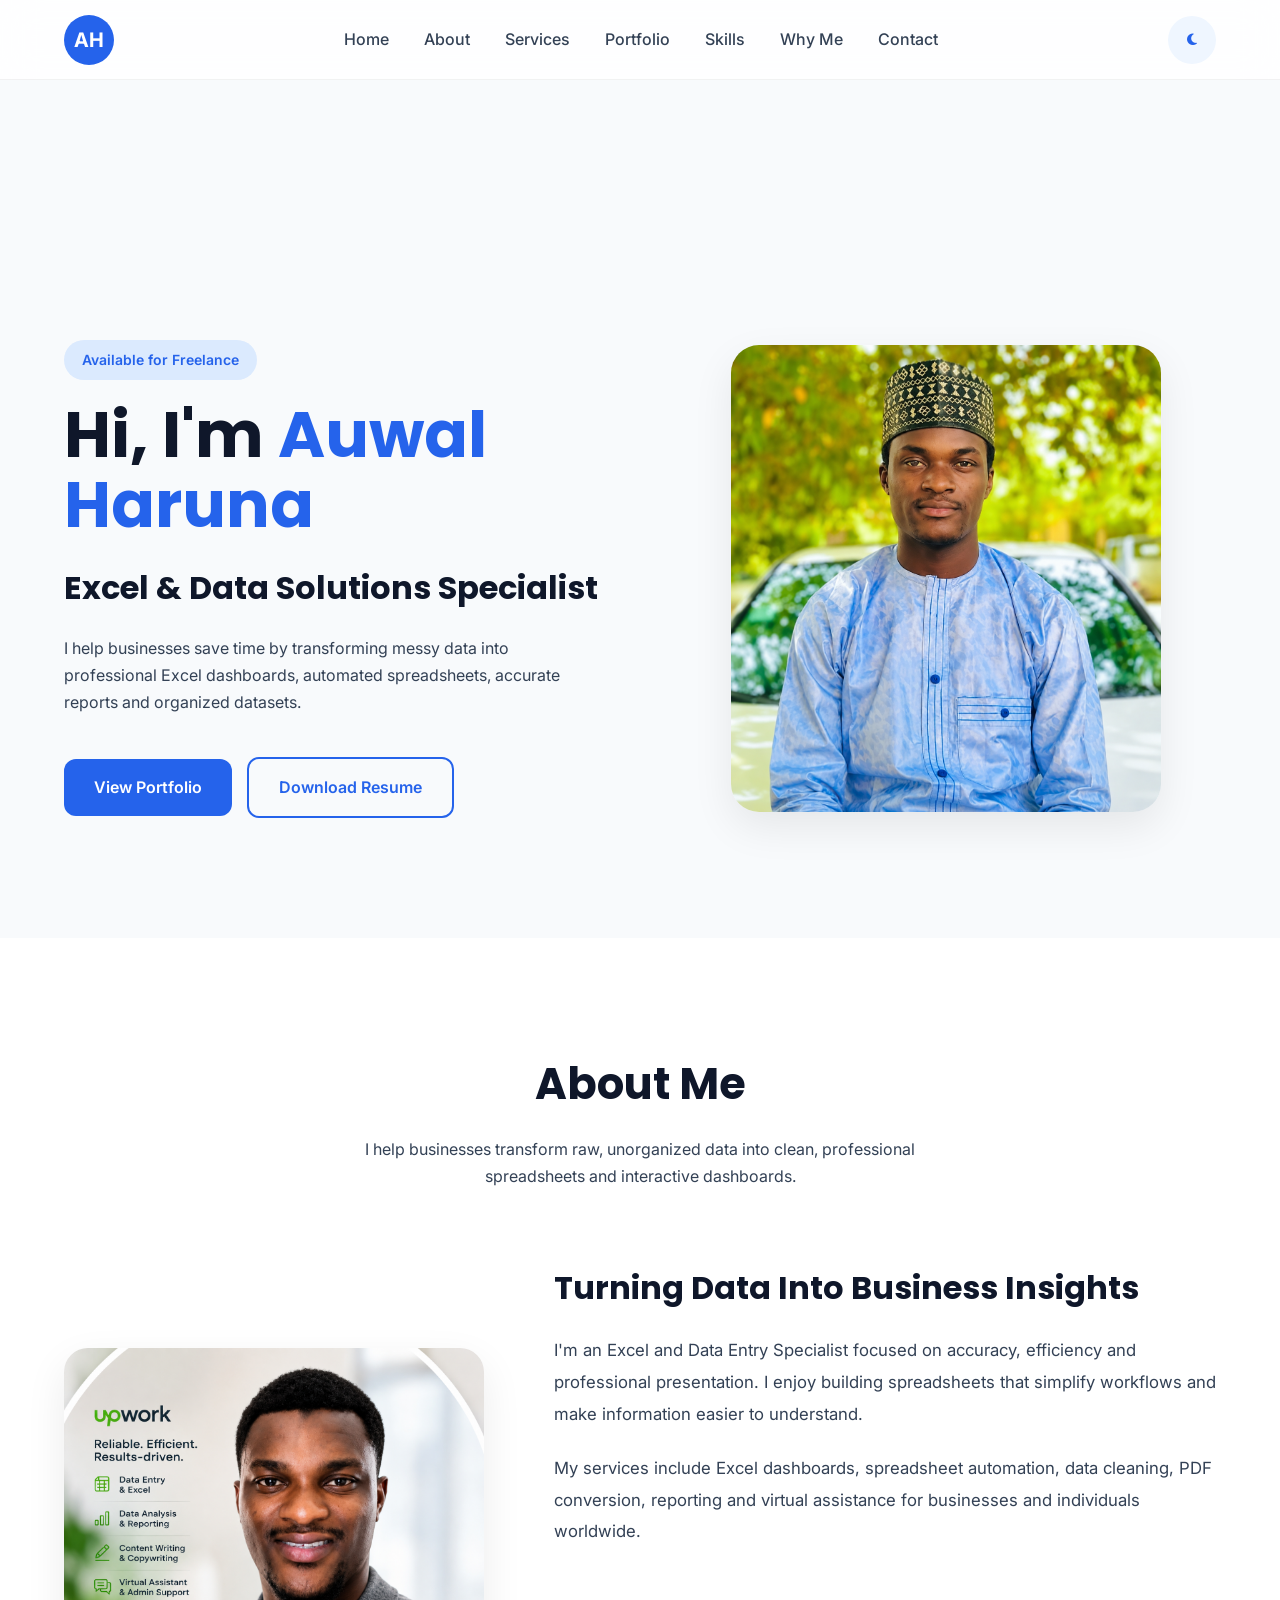
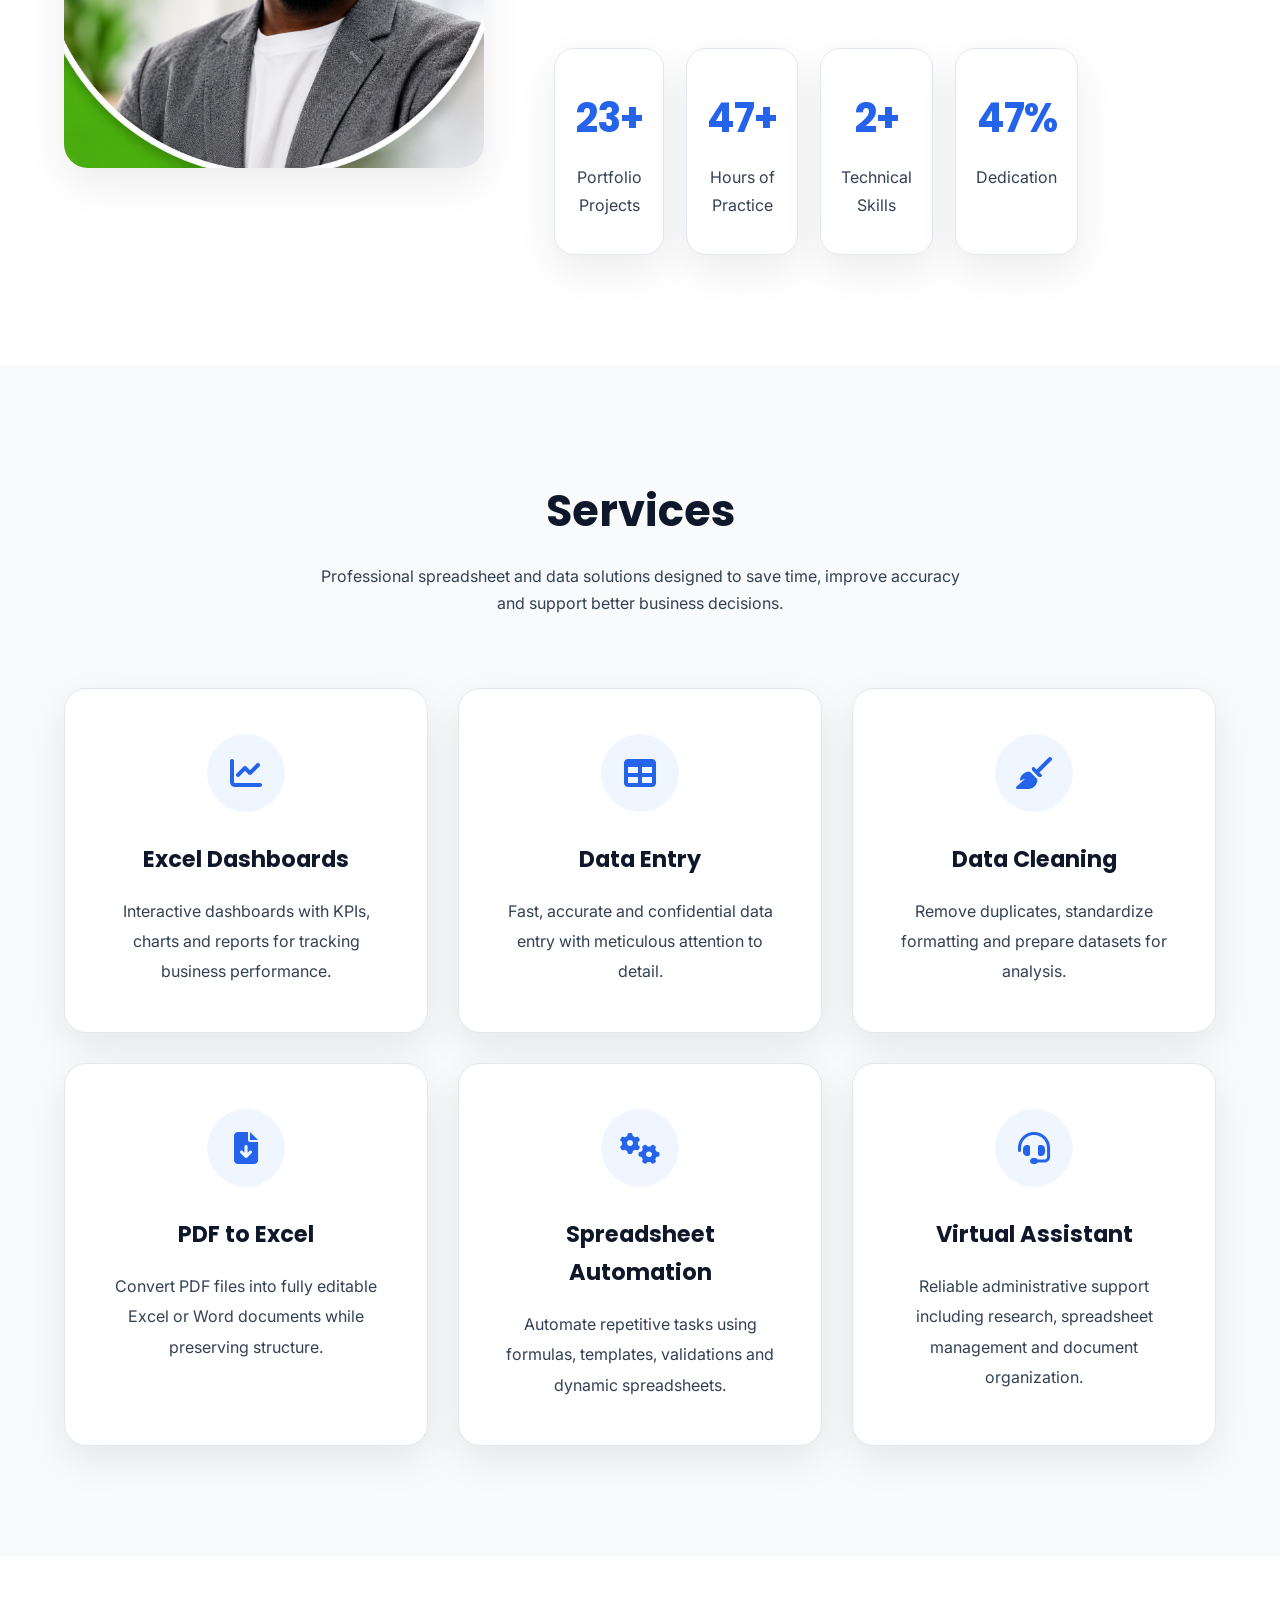
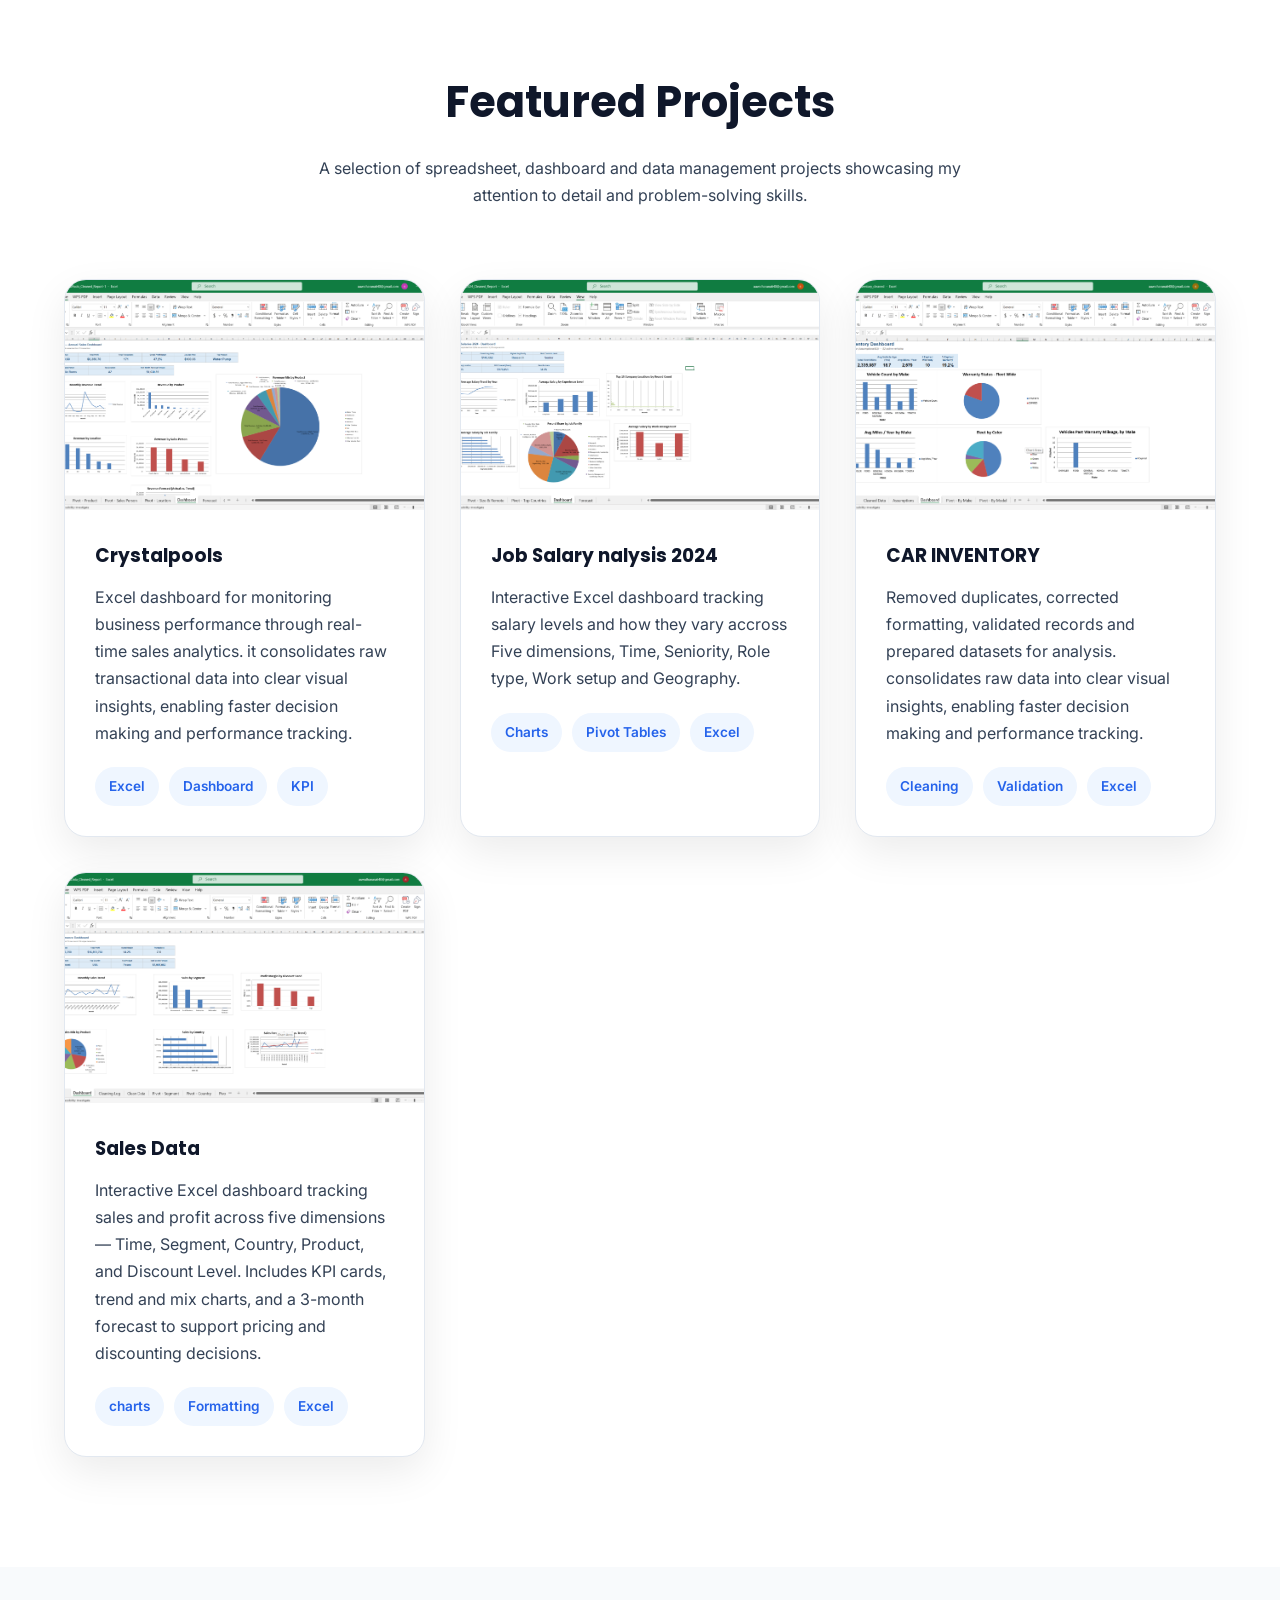
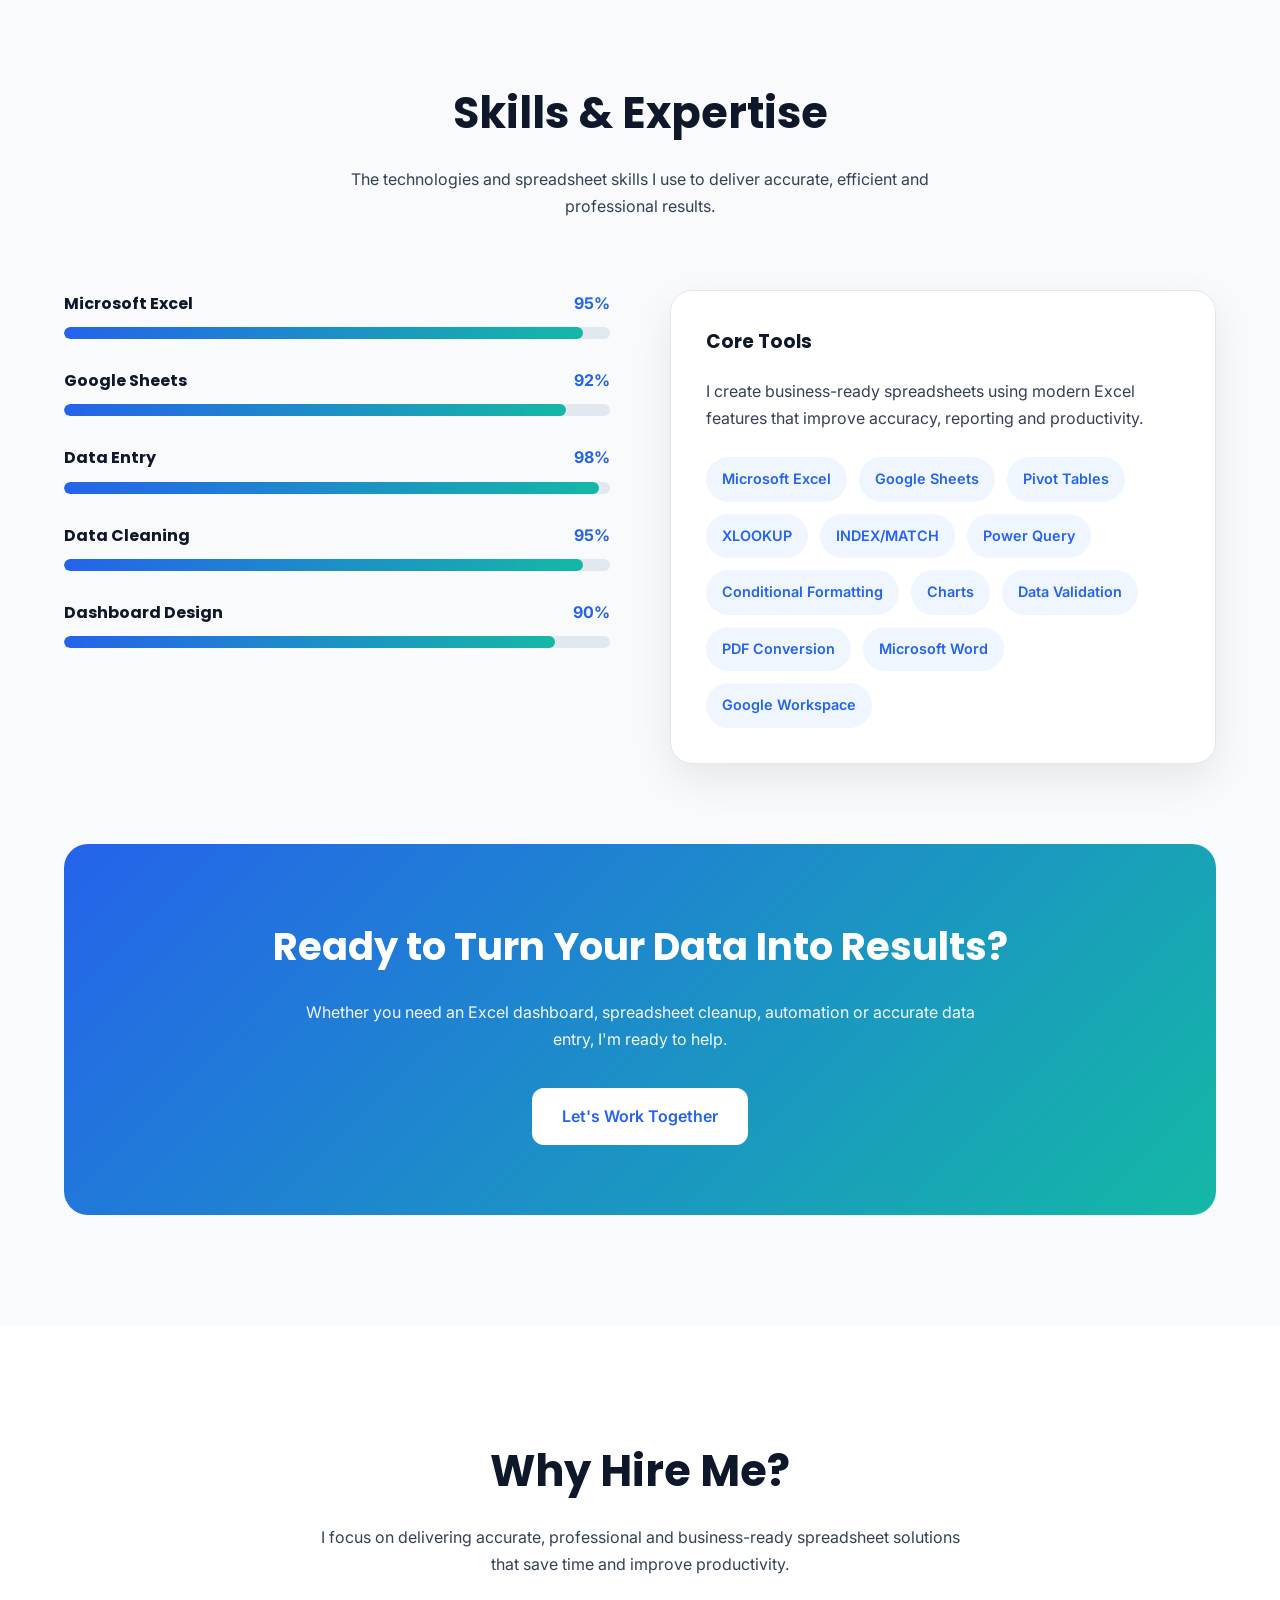
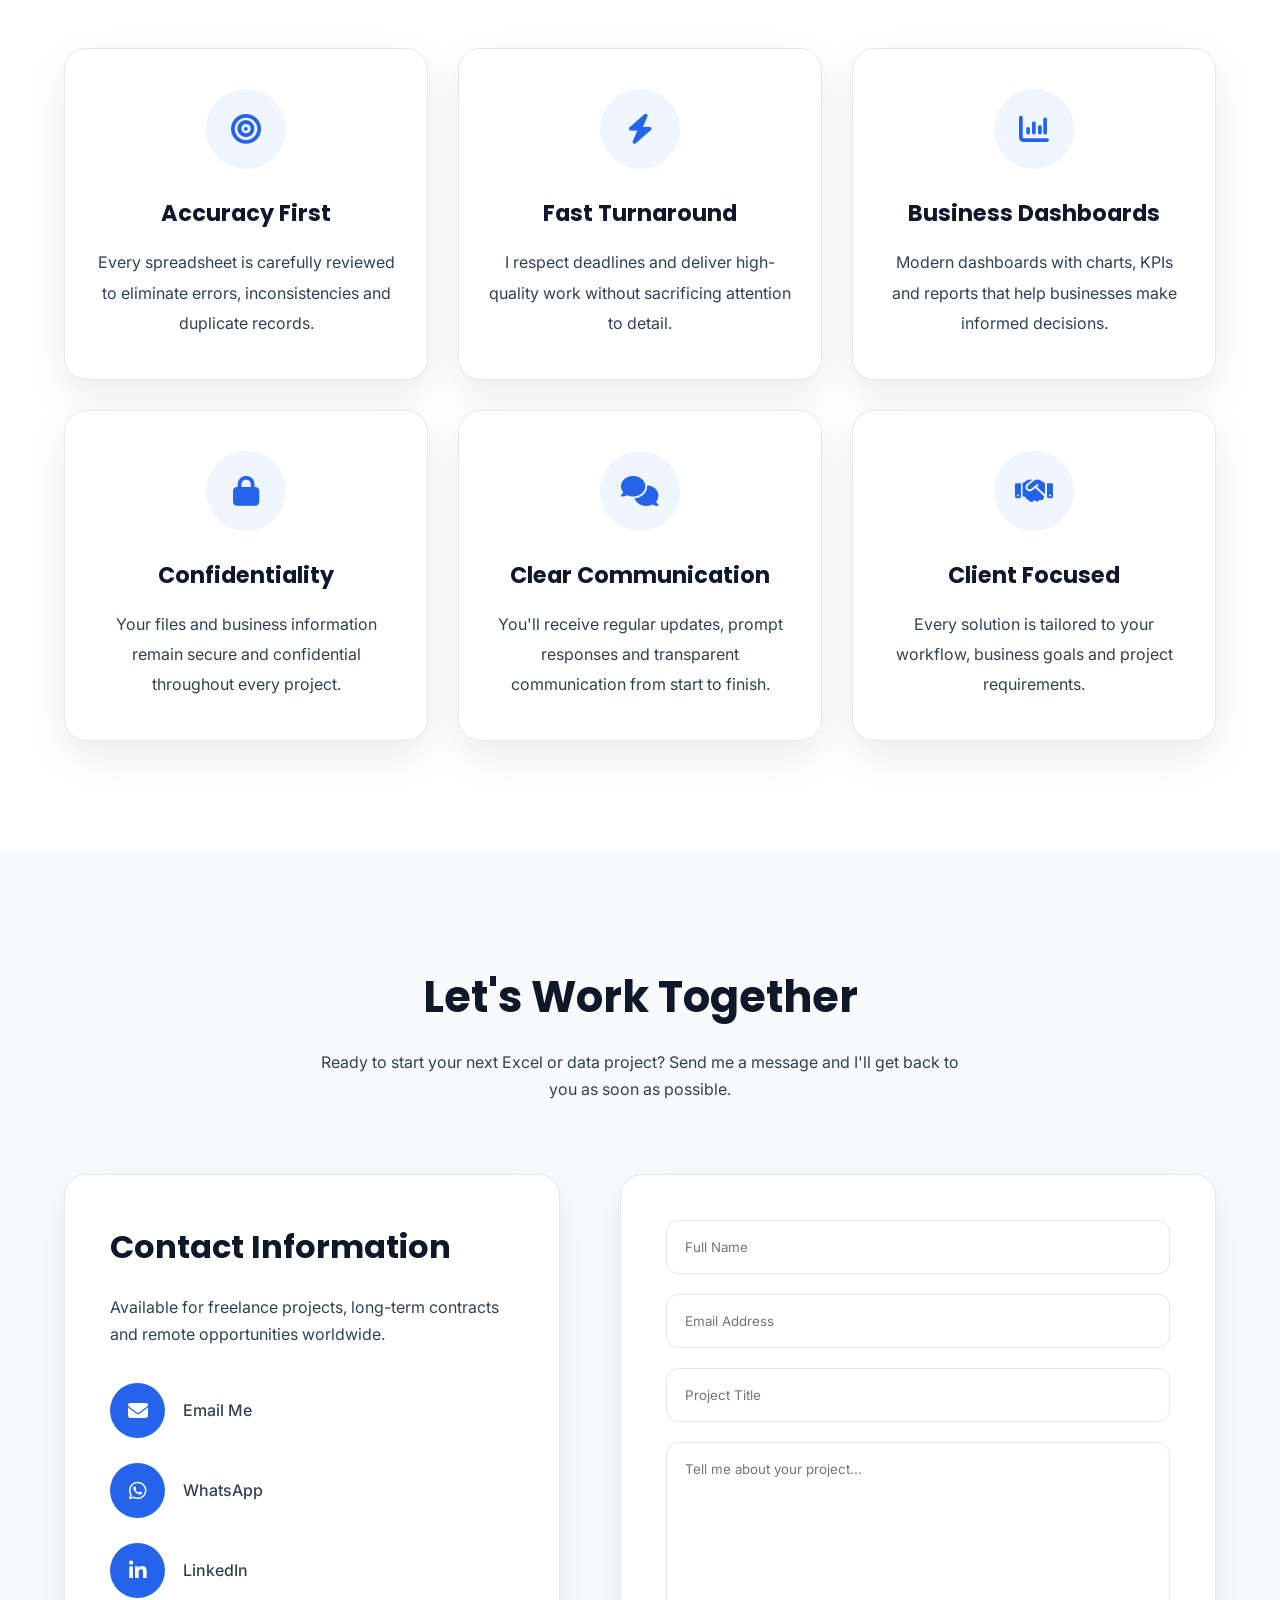
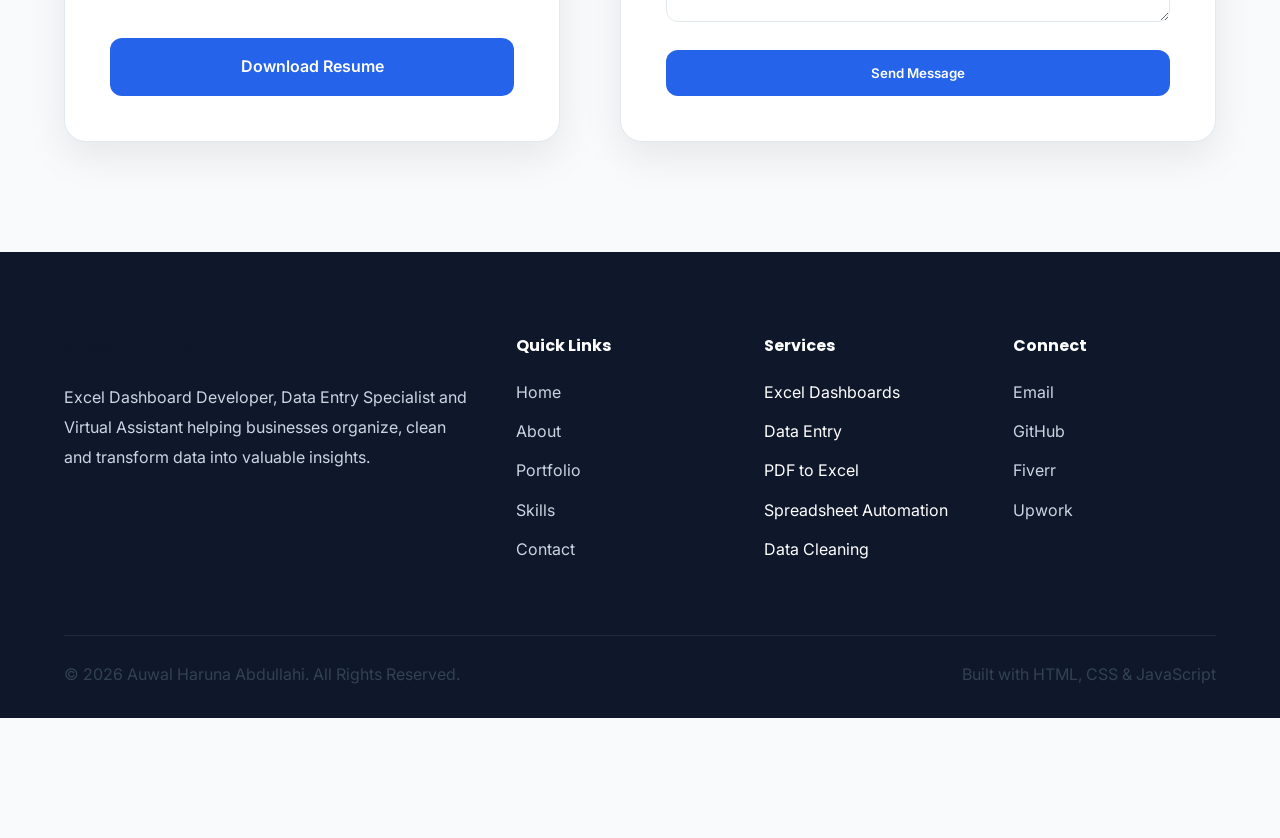
<file: index.html>
<!DOCTYPE html>
<html lang="en">

<head>

    <meta charset="UTF-8">
    <meta name="viewport" content="width=device-width, initial-scale=1.0">

    <title>Auwal Haruna | Excel & Data Solutions Specialist</title>

    <meta name="description"
        content="Professional Excel Dashboard Developer, Data Entry Specialist and Spreadsheet Expert helping businesses organize, clean and visualize data.">

    <meta name="keywords"
        content="Excel Dashboard, Data Entry, Spreadsheet Expert, Data Cleaning, PDF to Excel, Virtual Assistant">

    <meta name="author" content="Auwal Haruna Abdullahi">

    <link rel="preconnect" href="https://fonts.googleapis.com">

    <link rel="preconnect" href="https://fonts.gstatic.com" crossorigin>

    <link href="https://fonts.googleapis.com/css2?family=Inter:wght@300;400;500;600;700&family=Poppins:wght@600;700;800&display=swap"
        rel="stylesheet">

    <link rel="stylesheet"
        href="https://cdnjs.cloudflare.com/ajax/libs/font-awesome/6.7.1/css/all.min.css">

    <link rel="stylesheet" href="assets/css/style.css">

</head>

<body id="home">

    <!-- ================= HEADER ================= -->

    <header>

        <div class="container nav-container">

            <div class="logo">
                AH
            </div>

           <nav>

    <ul class="nav-links">

        <li><a href="#home">Home</a></li>

        <li><a href="#about">About</a></li>

        <li><a href="#services">Services</a></li>

        <li><a href="#portfolio">Portfolio</a></li>

        <li><a href="#skills">Skills</a></li>

        <li><a href="#why-me">Why Me</a></li>

        <li><a href="#contact">Contact</a></li>

    </ul>

</nav>

<div class="hamburger">

    <span></span>

    <span></span>

    <span></span>

</div>

            <button id="theme-toggle">
                <i class="fa-solid fa-moon"></i>
            </button>

        </div>

    </header>

    <div class="nav-overlay"></div>

    <!-- ================= HERO ================= -->

    <section id="home" class="reveal">

        <div class="container hero">

            <div class="hero-text">

                <span class="badge">
                    Available for Freelance
                </span>

                <h1>
                    Hi, I'm <span>Auwal Haruna</span>
                </h1>

                <h2>
                    Excel & Data Solutions Specialist
                </h2>

                <p>

                    I help businesses save time by transforming messy data into
                    professional Excel dashboards, automated spreadsheets,
                    accurate reports and organized datasets.

                </p>

                <div class="hero-buttons">

                    <a href="#portfolio" class="btn primary">
                        View Portfolio
                    </a>

                    <a href="assets/files/Auwal_Haruna_CV.pdf"
                        class="btn secondary"
                        download>
                        Download Resume
                    </a>

                </div>

            </div>

            <div class="hero-image">

                <img src="assets/images/profile.png"
                    alt="Auwal Haruna">

            </div>

        </div>

    </section>
        <!-- ================= ABOUT ================= -->

    <section id="about" class="reveal">

        <div class="container">

            <div class="section-title">

                <h2>About Me</h2>

                <p>
                    I help businesses transform raw, unorganized data into clean,
                    professional spreadsheets and interactive dashboards.
                </p>

            </div>

            <div class="about-content">

                <div class="about-image">

                    <img src="assets/images/about.png" alt="About Auwal Haruna">

                </div>

                <div class="about-text">

                    <h3>Turning Data Into Business Insights</h3>

                    <p>

                        I'm an Excel and Data Entry Specialist focused on accuracy,
                        efficiency and professional presentation. I enjoy building
                        spreadsheets that simplify workflows and make information
                        easier to understand.

                    </p>

                    <p>

                        My services include Excel dashboards, spreadsheet automation,
                        data cleaning, PDF conversion, reporting and virtual
                        assistance for businesses and individuals worldwide.

                    </p>

                   <div class="stats">

   <div class="stats">

    <div class="stat reveal">
        <h3 class="counter" data-target="50" data-suffix="+">0</h3>
        <span>Portfolio Projects</span>
    </div>

    <div class="stat reveal">
        <h3 class="counter" data-target="100" data-suffix="+">0</h3>
        <span>Hours of Practice</span>
    </div>

    <div class="stat reveal">
        <h3 class="counter" data-target="6" data-suffix="+">0</h3>
        <span>Technical Skills</span>
    </div>

    <div class="stat reveal">
        <h3 class="counter" data-target="100" data-suffix="%">0</h3>
        <span>Dedication</span>
    </div>

</div>
</div>

</div>

                </div>

            </div>

        </div>

    </section>





    <!-- ================= SERVICES ================= -->

    <section id="services" class="reveal">

        <div class="container">

            <div class="section-title">

                <h2>Services</h2>

                <p>

                    Professional spreadsheet and data solutions designed to save
                    time, improve accuracy and support better business decisions.

                </p>

            </div>

            <div class="services-grid">

                <article class="service-card">

                    <i class="fa-solid fa-chart-line"></i>

                    <h3>Excel Dashboards</h3>

                    <p>

                        Interactive dashboards with KPIs, charts and reports for
                        tracking business performance.

                    </p>

                </article>

                <article class="service-card">

                    <i class="fa-solid fa-table"></i>

                    <h3>Data Entry</h3>

                    <p>

                        Fast, accurate and confidential data entry with meticulous
                        attention to detail.

                    </p>

                </article>

                <article class="service-card">

                    <i class="fa-solid fa-broom"></i>

                    <h3>Data Cleaning</h3>

                    <p>

                        Remove duplicates, standardize formatting and prepare
                        datasets for analysis.

                    </p>

                </article>

                <article class="service-card">

                    <i class="fa-solid fa-file-arrow-down"></i>

                    <h3>PDF to Excel</h3>

                    <p>

                        Convert PDF files into fully editable Excel or Word
                        documents while preserving structure.

                    </p>

                </article>

                <article class="service-card">

                    <i class="fa-solid fa-gears"></i>

                    <h3>Spreadsheet Automation</h3>

                    <p>

                        Automate repetitive tasks using formulas, templates,
                        validations and dynamic spreadsheets.

                    </p>

                </article>

                <article class="service-card">

                    <i class="fa-solid fa-headset"></i>

                    <h3>Virtual Assistant</h3>

                    <p>

                        Reliable administrative support including research,
                        spreadsheet management and document organization.

                    </p>

                </article>

            </div>

        </div>

    </section>
        <!-- ================= PORTFOLIO ================= -->

    <section id="portfolio" class="reveal">

        <div class="container">

            <div class="section-title">

                <h2>Featured Projects</h2>

                <p>
                    A selection of spreadsheet, dashboard and data management projects
                    showcasing my attention to detail and problem-solving skills.
                </p>

            </div>

            <div class="portfolio-grid">

                <!-- Project 1 -->

                <article class="project-card">

                    <div class="project-image">

                        <img src="assets/images/crystalpools.png"
                            alt="Rental Management Dashboard">

                        <div class="project-overlay">

                            <a href="assets/images/crystalpools.png" target="_blank">
                                Preview
                            </a>

                            <a href="assets/files/crystalpools.rar" download>
                                Download
                            </a>

                        </div>

                    </div>

                    <div class="project-content">

                        <h3>Crystalpools</h3>

                        <p>

                            Excel dashboard for monitoring business performance through real-time 
                            sales analytics. it consolidates raw transactional data into clear visual
                            insights, enabling faster decision making and performance tracking.
                        </p>

                        <div class="project-tags">

                            <span>Excel</span>

                            <span>Dashboard</span>

                            <span>KPI</span>

                        </div>

                    </div>

                </article>

                <!-- Project 2 -->

                <article class="project-card">

                    <div class="project-image">

                        <img src="assets/images/Salary2024_Analysis.png"
                            alt="Sales Dashboard">

                        <div class="project-overlay">

                            <a href="assets/images/Salary2024_Analysis.png" target="_blank">
                                Preview
                            </a>

                            <a href="assets/files/Salary2024_Analysis.rar" download>
                                Download
                            </a>

                        </div>

                    </div>

                    <div class="project-content">

                        <h3>Job Salary nalysis 2024</h3>

                        <p>

                            Interactive Excel dashboard tracking salary levels and how they 
                            vary accross Five dimensions, Time, Seniority, Role type, Work setup
                            and Geography. 

                        </p>

                        <div class="project-tags">

                            <span>Charts</span>

                            <span>Pivot Tables</span>

                            <span>Excel</span>

                        </div>

                    </div>

                </article>

                <!-- Project 3 -->

                <article class="project-card">

                    <div class="project-image">

                        <img src="assets/images/car inventory.png"
                            alt="Data Cleaning Project">

                        <div class="project-overlay">

                            <a href="assets/images/car inventory.png" target="_blank">
                                Preview
                            </a>

                            <a href="assets/files/car invetory.rar" download>
                                Download
                            </a>

                        </div>

                    </div>

                    <div class="project-content">

                        <h3>CAR INVENTORY</h3>

                        <p>

                            Removed duplicates, corrected formatting,
                            validated records and prepared datasets for analysis.
                             consolidates raw data into clear visual
                            insights, enabling faster decision making and performance tracking.

                        </p>

                        <div class="project-tags">

                            <span>Cleaning</span>

                            <span>Validation</span>

                            <span>Excel</span>

                        </div>

                    </div>

                </article>

                <!-- Project 4 -->

                <article class="project-card">

                    <div class="project-image">

                        <img src="assets/images/sales data.png"
                            alt="PDF Conversion">

                        <div class="project-overlay">

                            <a href="assets/images/sales data.png" target="_blank">
                                Preview
                            </a>

                            <a href="assets/files/sales_data.rar" download>
                                Download
                            </a>

                        </div>

                    </div>

                    <div class="project-content">

                        <h3>Sales Data</h3>

                        <p>

                            Interactive Excel dashboard tracking sales and profit across five dimensions — Time, 
                            Segment, Country, Product, and Discount Level. Includes KPI cards, trend and mix charts, 
                            and a 3-month forecast to support pricing and discounting decisions.

                        </p>

                        <div class="project-tags">

                            <span>charts</span>

                            <span>Formatting</span>

                            <span>Excel</span>

                        </div>

                    </div>

                </article>

            </div>

        </div>

    </section>





    <!-- ================= SKILLS ================= -->

    <section id="skills" class="reveal">

        <div class="container">

            <div class="section-title">

                <h2>Skills & Expertise</h2>

                <p>

                    The technologies and spreadsheet skills I use to deliver
                    accurate, efficient and professional results.

                </p>

            </div>

            <div class="skills-wrapper">

                <div>

                    <div class="skill">

                        <div class="skill-header">

                            <h4>Microsoft Excel</h4>

                            <span>95%</span>

                        </div>

                        <div class="progress">

                            <div class="progress-bar" style="width:95%;"></div>

                        </div>

                    </div>

                    <div class="skill">

                        <div class="skill-header">

                            <h4>Google Sheets</h4>

                            <span>92%</span>

                        </div>

                        <div class="progress">

                            <div class="progress-bar" style="width:92%;"></div>

                        </div>

                    </div>

                    <div class="skill">

                        <div class="skill-header">

                            <h4>Data Entry</h4>

                            <span>98%</span>

                        </div>

                        <div class="progress">

                            <div class="progress-bar" style="width:98%;"></div>

                        </div>

                    </div>

                    <div class="skill">

                        <div class="skill-header">

                            <h4>Data Cleaning</h4>

                            <span>95%</span>

                        </div>

                        <div class="progress">

                            <div class="progress-bar" style="width:95%;"></div>

                        </div>

                    </div>

                    <div class="skill">

                        <div class="skill-header">

                            <h4>Dashboard Design</h4>

                            <span>90%</span>

                        </div>

                        <div class="progress">

                            <div class="progress-bar" style="width:90%;"></div>

                        </div>

                    </div>

                </div>

                <div class="skills-card">

                    <h3>Core Tools</h3>

                    <p>

                        I create business-ready spreadsheets using modern Excel
                        features that improve accuracy, reporting and productivity.

                    </p>

                    <div class="tech-stack">

                        <span>Microsoft Excel</span>

                        <span>Google Sheets</span>

                        <span>Pivot Tables</span>

                        <span>XLOOKUP</span>

                        <span>INDEX/MATCH</span>

                        <span>Power Query</span>

                        <span>Conditional Formatting</span>

                        <span>Charts</span>

                        <span>Data Validation</span>

                        <span>PDF Conversion</span>

                        <span>Microsoft Word</span>

                        <span>Google Workspace</span>

                    </div>

                </div>

            </div>

            <div class="cta">

                <h2>Ready to Turn Your Data Into Results?</h2>

                <p>

                    Whether you need an Excel dashboard, spreadsheet cleanup,
                    automation or accurate data entry, I'm ready to help.

                </p>

                <a href="#contact" class="btn">

                   Let's Work Together

                </a>

            </div>

        </div>

    </section>
        <!-- ================= WHY HIRE ME ================= -->

    <section id="why-me" class="reveal">

        <div class="container">

            <div class="section-title">

                <h2>Why Hire Me?</h2>

                <p>

                    I focus on delivering accurate, professional and business-ready
                    spreadsheet solutions that save time and improve productivity.

                </p>

            </div>

            <div class="why-grid">

                <article class="why-card">

                    <i class="fa-solid fa-bullseye"></i>

                    <h3>Accuracy First</h3>

                    <p>

                        Every spreadsheet is carefully reviewed to eliminate errors,
                        inconsistencies and duplicate records.

                    </p>

                </article>

                <article class="why-card">

                    <i class="fa-solid fa-bolt"></i>

                    <h3>Fast Turnaround</h3>

                    <p>

                        I respect deadlines and deliver high-quality work without
                        sacrificing attention to detail.

                    </p>

                </article>

                <article class="why-card">

                    <i class="fa-solid fa-chart-column"></i>

                    <h3>Business Dashboards</h3>

                    <p>

                        Modern dashboards with charts, KPIs and reports that help
                        businesses make informed decisions.

                    </p>

                </article>

                <article class="why-card">

                    <i class="fa-solid fa-lock"></i>

                    <h3>Confidentiality</h3>

                    <p>

                        Your files and business information remain secure and
                        confidential throughout every project.

                    </p>

                </article>

                <article class="why-card">

                    <i class="fa-solid fa-comments"></i>

                    <h3>Clear Communication</h3>

                    <p>

                        You'll receive regular updates, prompt responses and
                        transparent communication from start to finish.

                    </p>

                </article>

                <article class="why-card">

                    <i class="fa-solid fa-handshake"></i>

                    <h3>Client Focused</h3>

                    <p>

                        Every solution is tailored to your workflow, business goals
                        and project requirements.

                    </p>

                </article>

            </div>

        </div>

    </section>





    <!-- ================= CONTACT ================= -->

    <section id="contact" class="reveal">

        <div class="container">

            <div class="section-title">

                <h2>Let's Work Together</h2>

                <p>

                    Ready to start your next Excel or data project?
                    Send me a message and I'll get back to you as soon as possible.

                </p>

            </div>

            <div class="contact-wrapper">

                <!-- Contact Information -->

                <div class="contact-info">

                    <h3>Contact Information</h3>

                    <p>

                        Available for freelance projects, long-term contracts and
                        remote opportunities worldwide.

                    </p>

                    <div class="contact-item">
    <i class="fas fa-envelope"></i>
    <a href="mailto:auwalharuna738@gmail.com">
        Email Me
    </a>
</div>

<div class="contact-item">
    <i class="fab fa-whatsapp"></i>
    <a href="https://wa.me/2348164158407?text=Hello%20Auwal,%20I%20found%20your%20portfolio%20and%20would%20like%20to%20work%20with%20you." target="_blank">
        WhatsApp
    </a>
</div>

<div class="contact-item">
    <i class="fab fa-linkedin-in"></i>
    <a href="https://www.linkedin.com/in/auwal-haruna-abdullahi-bsc-b-eng-6b28402aa" target="_blank">
        LinkedIn
    </a>
</div>                    <div class="contact-buttons">

                        <a href="assets/files/Auwal_Haruna_CV" class="btn primary" download>

                            Download Resume

                        </a>

                    </div>

                </div>

                <!-- Contact Form -->

               <form
    class="contact-form"
    action="https://formsubmit.co/auwalharuna738@gmail.com"
    method="POST">

    <input type="hidden" name="_captcha" value="false">
    <input type="hidden" name="_subject" value="New Portfolio Inquiry">
    <input type="hidden" name="_template" value="table">
    <input type="hidden" name="_next" value="https://auwalhrn.github.io/">
    <input type="hidden" name="_autoresponse" value="Thank you for contacting me. I have received your message and will get back to you as soon as possible.">

    <input
        type="text"
        name="name"
        placeholder="Full Name"
        required>

    <input
        type="email"
        name="email"
        placeholder="Email Address"
        required>

    <input
        type="text"
        name="project"
        placeholder="Project Title">

    <textarea
        name="message"
        placeholder="Tell me about your project..."
        required></textarea>

    <button type="submit" class="btn primary">
        Send Message
    </button>

</form>
            </div>

        </div>

    </section>
     <!-- ================= FOOTER ================= -->

<footer>

    <div class="container">

        <div class="footer-content">

            <div class="footer-about">

                <h3>Auwal Haruna</h3>

                <p>
                    Excel Dashboard Developer, Data Entry Specialist and Virtual Assistant helping businesses organize, clean and transform data into valuable insights.
                </p>

            </div>

            <div class="footer-links">

                <h4>Quick Links</h4>

                <ul>

                    <li><a href="#home">Home</a></li>

                    <li><a href="#about">About</a></li>

                    <li><a href="#portfolio">Portfolio</a></li>

                    <li><a href="#skills">Skills</a></li>

                    <li><a href="#contact">Contact</a></li>

                </ul>

            </div>

            <div class="footer-links">

                <h4>Services</h4>

                <ul>

                    <li>Excel Dashboards</li>

                    <li>Data Entry</li>

                    <li>PDF to Excel</li>

                    <li>Spreadsheet Automation</li>

                    <li>Data Cleaning</li>

                </ul>

            </div>

            <div class="footer-links">

                <h4>Connect</h4>

                <ul>

                    <li>
                        <a href="mailto:auwalharuna738@gmail.com">
                            Email
                        </a>
                    </li>

                    <li>
                        <a href="https://github.com/megane17" target="_blank">
                            GitHub
                        </a>
                    </li>

                    <li>
                        <a href="#">
                            Fiverr
                        </a>
                    </li>

                    <li>
                        <a href="#">
                            Upwork
                        </a>
                    </li>

                </ul>

            </div>

        </div>

        <div class="footer-bottom">

            <p>

                © 2026 Auwal Haruna Abdullahi. All Rights Reserved.

            </p>

            <p>

                Built with HTML, CSS & JavaScript

            </p>

        </div>

    </div>

</footer>




    <!-- JavaScript -->

    <script src="assets/js/app.js"></script>

</body>

</html>
</file>
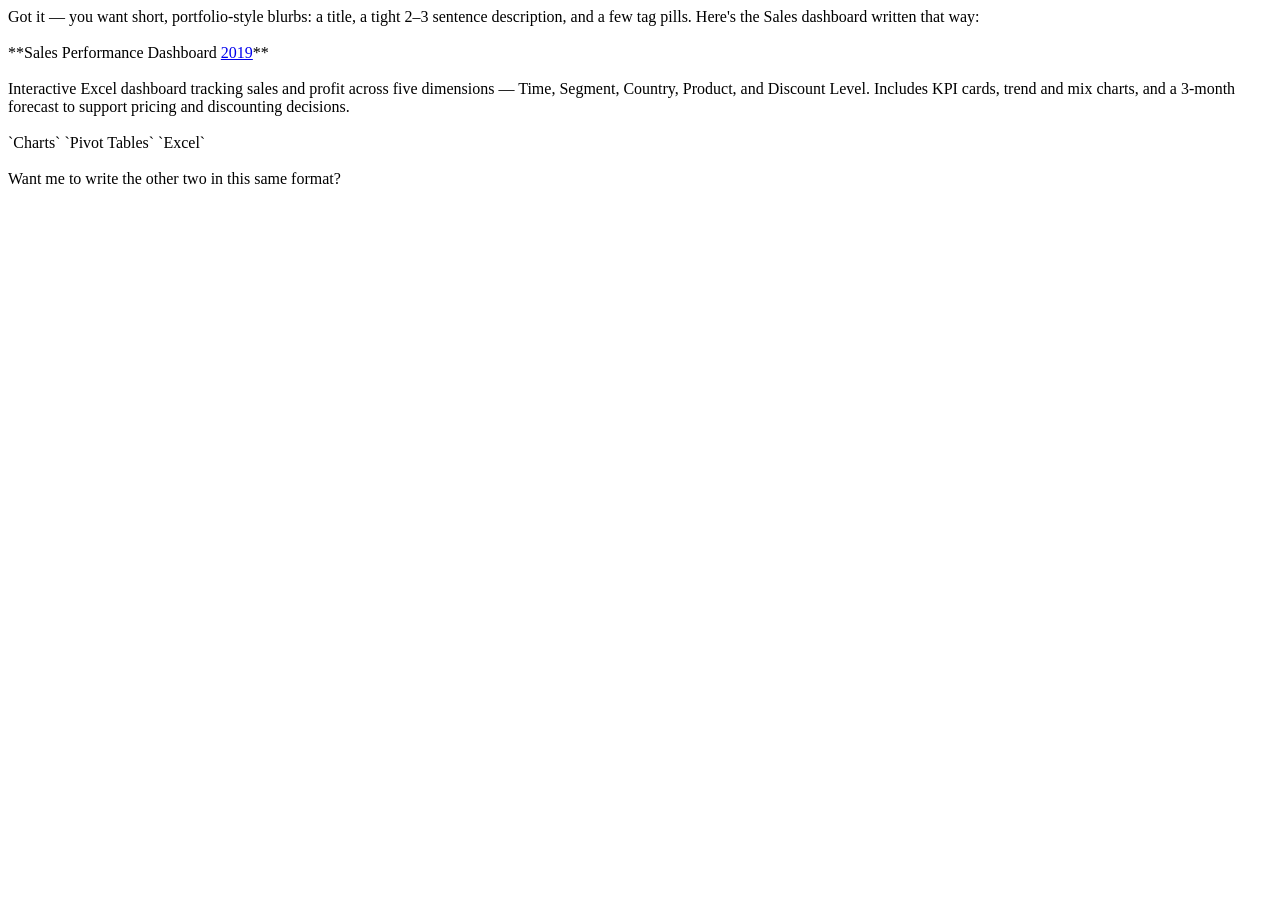
<file: assets/files/bluetooth_content_share.html>
<html><head><meta http-equiv="Content-Type" content="text/html; charset=UTF-8"/></head><body>Got it — you want short, portfolio-style blurbs: a title, a tight 2–3 sentence description, and a few tag pills. Here's the Sales dashboard written that way:<br><br>**Sales Performance Dashboard <a href="tel:2019">2019</a>**<br><br>Interactive Excel dashboard tracking sales and profit across five dimensions — Time, Segment, Country, Product, and Discount Level. Includes KPI cards, trend and mix charts, and a 3-month forecast to support pricing and discounting decisions.<br><br>`Charts` `Pivot Tables` `Excel`<br><br>Want me to write the other two in this same format?</body></html>
</file>
<file: assets/css/style.css>
/*======================================
GOOGLE FONTS
======================================*/
@import url('https://fonts.googleapis.com/css2?family=Inter:wght@300;400;500;600;700&family=Poppins:wght@600;700;800&display=swap');

/*======================================
RESET
======================================*/
*{
    margin:0;
    padding:0;
    box-sizing:border-box;
}

html{
    scroll-behavior:smooth;
}

body{
    font-family:"Inter",sans-serif;
    background:var(--bg);
    color:var(--text);
    line-height:1.7;
    overflow-x:hidden;
    transition:.35s ease;
}

img{
    max-width:100%;
    display:block;
}

a{
    text-decoration:none;
    color:inherit;
}

ul{
    list-style:none;
}

button{
    border:none;
    background:none;
    font-family:inherit;
    cursor:pointer;
}

section{
    padding:110px 0;
}

.container{
    width:min(1180px,90%);
    margin:auto;
}

/*======================================
CSS VARIABLES
======================================*/

:root{

    --primary:#2563eb;
    --primary-dark:#1d4ed8;
    --accent:#14b8a6;

    --bg:#f8fafc;
    --surface:#ffffff;

    --dark:#0f172a;
    --text:#334155;

    --border:#e2e8f0;

    --shadow:0 15px 40px rgba(0,0,0,.08);

    --radius:18px;

    --transition:.35s ease;

}

/*======================================
DARK THEME
======================================*/

body.dark{

    --bg:#020617;

    --surface:#0f172a;

    --dark:#f8fafc;

    --text:#cbd5e1;

    --border:#334155;

    --shadow:0 20px 45px rgba(0,0,0,.45);

}

/*======================================
TYPOGRAPHY
======================================*/

h1,
h2,
h3,
h4{

    font-family:"Poppins",sans-serif;
    color:var(--dark);

}

p{

    color:var(--text);

}

.section-title{

    text-align:center;
    margin-bottom:70px;

}

.section-title h2{

    font-size:2.7rem;
    margin-bottom:15px;

}

.section-title p{

    max-width:650px;
    margin:auto;

}

/*======================================
BUTTONS
======================================*/

.btn{

    display:inline-flex;
    justify-content:center;
    align-items:center;

    padding:15px 30px;

    border-radius:12px;

    font-weight:600;

    transition:var(--transition);

}

.btn.primary{

    background:var(--primary);
    color:#fff;

}

.btn.primary:hover{

    background:var(--primary-dark);
    transform:translateY(-4px);

}

.btn.secondary{

    border:2px solid var(--primary);
    color:var(--primary);
    margin-left:15px;

}

.btn.secondary:hover{

    background:var(--primary);
    color:#fff;

}

/*======================================
HEADER
======================================*/

header{

    position:fixed;

    top:0;
    left:0;

    width:100%;

    height:80px;

    background:rgba(255,255,255,.82);

    backdrop-filter:blur(18px);

    border-bottom:1px solid rgba(0,0,0,.05);

    z-index:1000;

    transition:.35s;

}

body.dark header{

    background:rgba(15,23,42,.92);

    border-color:#1e293b;

}

.nav-container{

    height:100%;

    display:flex;

    justify-content:space-between;

    align-items:center;

}

/*======================================
LOGO
======================================*/

.logo{

    width:50px;
    height:50px;

    border-radius:50%;

    background:var(--primary);

    color:#fff;

    display:flex;

    justify-content:center;
    align-items:center;

    font-size:20px;

    font-weight:700;

}

/*======================================
DESKTOP NAVIGATION
======================================*/

nav ul{

    display:flex;

    gap:35px;

}

nav a{

    position:relative;

    font-weight:500;

    color:var(--text);

    transition:var(--transition);

}

nav a:hover{

    color:var(--primary);

}

nav a::after{

    content:"";

    position:absolute;

    left:0;
    bottom:-8px;

    width:0;

    height:2px;

    background:var(--primary);

    transition:.3s;

}

nav a:hover::after{

    width:100%;

}

/*======================================
THEME BUTTON
======================================*/

#theme-toggle{

    width:48px;
    height:48px;

    border-radius:50%;

    background:#eff6ff;

    color:var(--primary);

    display:flex;

    justify-content:center;
    align-items:center;

    transition:.35s;

}

body.dark #theme-toggle{

    background:#1e293b;

    color:#facc15;

}

#theme-toggle:hover{

    background:var(--primary);

    color:#fff;

}

/*======================================
HAMBURGER
======================================*/

.hamburger{

    display:none;

    flex-direction:column;

    gap:6px;

    cursor:pointer;

}

.hamburger span{

    width:30px;
    height:3px;

    background:var(--dark);

    border-radius:4px;

    transition:.35s;

}

.hamburger.active span:nth-child(1){

    transform:translateY(9px) rotate(45deg);

}

.hamburger.active span:nth-child(2){

    opacity:0;

}

.hamburger.active span:nth-child(3){

    transform:translateY(-9px) rotate(-45deg);

}

/*======================================
MOBILE MENU
======================================*/

.nav-overlay{

    position:fixed;

    inset:0;

    background:rgba(0,0,0,.55);

    opacity:0;

    visibility:hidden;

    transition:.35s;

    z-index:998;

}

.nav-overlay.active{

    opacity:1;

    visibility:visible;

}

@media(max-width:768px){

    .hamburger{

        display:flex;

    }

    nav{

        position:fixed;

        top:0;
        right:-100%;

        width:280px;
        height:100vh;

        background:var(--surface);

        display:flex;

        justify-content:center;

        align-items:center;

        transition:.4s;

        box-shadow:-10px 0 30px rgba(0,0,0,.12);

        z-index:999;

    }

    nav.active{

        right:0;

    }

    .nav-links{

        display:flex;

        flex-direction:column;

        gap:35px;

        text-align:center;

    }

    body.menu-open{

        overflow:hidden;

    }

}

/*======================================
HERO
======================================*/

#home{

    padding-top:170px;

    padding-bottom:120px;

}

.hero{

    display:grid;

    grid-template-columns:repeat(2,1fr);

    gap:70px;

    align-items:center;

}

.badge{

    display:inline-block;

    background:#dbeafe;

    color:var(--primary);

    padding:8px 18px;

    border-radius:999px;

    font-size:14px;

    font-weight:600;

    margin-bottom:20px;

}

.hero h1{

    font-size:4rem;

    line-height:1.1;

    margin-bottom:20px;

}

.hero h1 span{

    color:var(--primary);

}

.hero h2{

    font-size:2rem;

    margin-bottom:20px;

}

.hero p{

    max-width:550px;

    margin-bottom:40px;

}

.hero-buttons{

    display:flex;

    flex-wrap:wrap;

    align-items:center;

}

.hero-image{

    display:flex;

    justify-content:center;

}

.hero-image img{

    width:430px;

    border-radius:28px;

    box-shadow:var(--shadow);

    animation:float 5s ease-in-out infinite;

}

@keyframes float{

    0%{transform:translateY(0);}
    50%{transform:translateY(-18px);}
    100%{transform:translateY(0);}

}

@media(max-width:992px){

    .hero{

        grid-template-columns:1fr;

        text-align:center;

    }

    .hero p{

        margin:auto auto 35px;

    }

    .hero-buttons{

        justify-content:center;

    }

}
/*======================================
ABOUT SECTION
======================================*/

#about{
    background:var(--surface);
    scroll-margin-top:100px;
}

.about-content{
    display:grid;
    grid-template-columns:420px 1fr;
    gap:70px;
    align-items:center;
}

.about-image{
    position:relative;
}

.about-image img{
    width:100%;
    border-radius:24px;
    box-shadow:var(--shadow);
}

.about-text h3{
    margin-bottom:20px;
    font-size:2rem;
}

.about-text p{
    margin-bottom:22px;
    font-size:1.05rem;
    line-height:1.9;
}

/*======================================
STATS
======================================*/

.stats{
    margin-top:50px;
    display:grid;
    grid-template-columns:repeat(4,1fr);
    gap:22px;
}

.stat{
    background:var(--surface);
    border:1px solid var(--border);
    border-radius:20px;
    padding:35px 20px;
    text-align:center;
    box-shadow:var(--shadow);
    transition:var(--transition);
}

.stat:hover{
    transform:translateY(-8px);
}

.stat h3{

    font-size:2.5rem;

    font-weight:700;

    color:var(--primary);

    margin-bottom:12px;

    letter-spacing:-1px;

    transition:.35s;

}

.stat:hover h3{

    transform:scale(1.08);

}
.stat span{
    color:var(--text);
}

/*======================================
SERVICES
======================================*/

#services{
    background:var(--bg);
    scroll-margin-top:100px;
}

.services-grid{
    display:grid;
    grid-template-columns:repeat(3,1fr);
    gap:30px;
}

.service-card{

    position:relative;

    overflow:hidden;

    background:var(--surface);

    border:1px solid var(--border);

    border-radius:22px;

    padding:45px 35px;

    text-align:center;

    transition:var(--transition);

    box-shadow:var(--shadow);

}

.service-card::before{

    content:"";

    position:absolute;

    top:0;

    left:-100%;

    width:100%;

    height:4px;

    background:linear-gradient(
        90deg,
        var(--primary),
        var(--accent)
    );

    transition:.35s;

}

.service-card:hover::before{

    left:0;

}

.service-card:hover{

    transform:translateY(-10px);

}

.service-card i{

    width:78px;

    height:78px;

    margin:auto;

    margin-bottom:28px;

    display:flex;

    justify-content:center;

    align-items:center;

    border-radius:50%;

    background:#eff6ff;

    color:var(--primary);

    font-size:32px;

    transition:.35s;

}

.service-card:hover i{

    background:var(--primary);

    color:#fff;

    transform:rotate(10deg) scale(1.08);

}

.service-card h3{

    margin-bottom:18px;

    font-size:1.4rem;

}

.service-card p{

    line-height:1.9;

}

/*======================================
PORTFOLIO
======================================*/

#portfolio{
    background:var(--surface);
    scroll-margin-top:100px;
}

.portfolio-grid{

    display:grid;

    grid-template-columns:repeat(auto-fit,minmax(340px,1fr));

    gap:35px;

}

.project-card{

    background:var(--surface);

    border-radius:22px;

    overflow:hidden;

    border:1px solid var(--border);

    transition:var(--transition);

    box-shadow:var(--shadow);

}

.project-card:hover{

    transform:translateY(-10px);

}

.project-image{

    position:relative;

    overflow:hidden;

}

.project-image img{

    width:100%;

    height:230px;

    object-fit:cover;

    transition:.45s;

}

.project-card:hover img{

    transform:scale(1.08);

}

.project-overlay{

    position:absolute;

    inset:0;

    background:rgba(15,23,42,.78);

    display:flex;

    justify-content:center;

    align-items:center;

    gap:15px;

    opacity:0;

    transition:.35s;

}

.project-card:hover .project-overlay{

    opacity:1;

}

.project-overlay a{

    background:#fff;

    color:var(--primary);

    padding:12px 18px;

    border-radius:10px;

    font-weight:600;

    transition:.3s;

}

.project-overlay a:hover{

    background:var(--primary);

    color:#fff;

}

.project-content{

    padding:30px;

}

.project-content h3{

    margin-bottom:12px;

}

.project-content p{

    margin-bottom:20px;

}

.project-tags{

    display:flex;

    flex-wrap:wrap;

    gap:10px;

}

.project-tags span{

    background:#eff6ff;

    color:var(--primary);

    padding:8px 14px;

    border-radius:40px;

    font-size:.85rem;

    font-weight:600;

}

/*======================================
SKILLS
======================================*/

#skills{

    background:var(--bg);

    scroll-margin-top:100px;

}

.skills-wrapper{

    display:grid;

    grid-template-columns:repeat(2,1fr);

    gap:60px;

}

.skill{

    margin-bottom:28px;

}

.skill-header{

    display:flex;

    justify-content:space-between;

    margin-bottom:10px;

}

.skill-header h4{

    font-size:1rem;

}

.skill-header span{

    color:var(--primary);

    font-weight:700;

}

.progress{

    width:100%;

    height:12px;

    background:var(--border);

    border-radius:20px;

    overflow:hidden;

}

.progress-bar{

    height:100%;

    border-radius:20px;

    background:linear-gradient(
        90deg,
        var(--primary),
        var(--accent)
    );

}

.skills-card{

    background:var(--surface);

    border:1px solid var(--border);

    border-radius:22px;

    padding:35px;

    box-shadow:var(--shadow);

}

.skills-card h3{

    margin-bottom:20px;

}

.skills-card p{

    margin-bottom:25px;

}

.tech-stack{

    display:flex;

    flex-wrap:wrap;

    gap:12px;

}

.tech-stack span{

    background:#eff6ff;

    color:var(--primary);

    padding:10px 16px;

    border-radius:40px;

    font-weight:600;

    font-size:.9rem;

}

/*======================================
CTA
======================================*/

.cta{

    margin-top:80px;

    padding:70px 40px;

    border-radius:24px;

    text-align:center;

    background:linear-gradient(
        135deg,
        var(--primary),
        var(--accent)
    );

    color:#fff;

}

.cta h2{

    color:#fff;

    font-size:2.4rem;

    margin-bottom:20px;

}

.cta p{

    color:#fff;

    max-width:700px;

    margin:auto auto 35px;

    opacity:.95;

}

.cta .btn{

    background:#fff;

    color:var(--primary);

}

.cta .btn:hover{

    transform:translateY(-5px);

}

/*======================================
RESPONSIVE
======================================*/

@media(max-width:1100px){

    .about-content{
        grid-template-columns:1fr;
        text-align:center;
    }

    .about-image{
        max-width:450px;
        margin:auto;
    }

    .stats{
        grid-template-columns:repeat(2,1fr);
    }

    .services-grid{
        grid-template-columns:repeat(2,1fr);
    }

    .skills-wrapper{
        grid-template-columns:1fr;
    }

}

@media(max-width:768px){

    .stats{
        grid-template-columns:1fr;
    }

    .services-grid{
        grid-template-columns:1fr;
    }

    .portfolio-grid{
        grid-template-columns:1fr;
    }

    .about-content{
        gap:45px;
    }

    .service-card,
    .skills-card{
        padding:30px;
    }

    .cta{
        padding:50px 25px;
    }

    .cta h2{
        font-size:2rem;
    }

}
/*======================================
WHY CHOOSE ME
======================================*/

#why-me{
    background:var(--surface);
    scroll-margin-top:100px;
}

.why-grid{
    display:grid;
    grid-template-columns:repeat(3,1fr);
    gap:30px;
}

.why-card{
    background:var(--surface);
    border:1px solid var(--border);
    border-radius:22px;
    padding:40px 30px;
    text-align:center;
    transition:var(--transition);
    box-shadow:var(--shadow);
}

.why-card:hover{
    transform:translateY(-10px);
}

.why-card i{
    width:80px;
    height:80px;
    margin:auto;
    margin-bottom:25px;
    border-radius:50%;
    display:flex;
    justify-content:center;
    align-items:center;
    background:#eff6ff;
    color:var(--primary);
    font-size:30px;
    transition:var(--transition);
}

.why-card:hover i{
    background:var(--primary);
    color:#fff;
    transform:scale(1.08);
}

.why-card h3{
    margin-bottom:15px;
    font-size:1.4rem;
}

.why-card p{
    line-height:1.9;
}

/*======================================
CONTACT
======================================*/

#contact{
    background:var(--bg);
    scroll-margin-top:100px;
}

.contact-wrapper{
    display:grid;
    grid-template-columns:1fr 1.2fr;
    gap:60px;
    align-items:start;
}

.contact-info,
.contact-form{
    background:var(--surface);
    border:1px solid var(--border);
    border-radius:22px;
    padding:45px;
    box-shadow:var(--shadow);
}

.contact-info h3{
    margin-bottom:20px;
    font-size:2rem;
}

.contact-info p{
    margin-bottom:35px;
}

.contact-item{
    display:flex;
    align-items:center;
    gap:18px;
    margin-bottom:25px;
}

.contact-item i{
    width:55px;
    height:55px;
    border-radius:50%;
    display:flex;
    justify-content:center;
    align-items:center;
    background:var(--primary);
    color:#fff;
    font-size:20px;
}

.contact-item a,
.contact-item span{
    color:var(--text);
    font-weight:500;
}

.contact-buttons{
    margin-top:40px;
}

.contact-buttons .btn{
    width:100%;
}

.contact-form input,
.contact-form textarea{
    width:100%;
    padding:18px;
    margin-bottom:20px;
    border:1px solid var(--border);
    border-radius:12px;
    background:var(--surface);
    color:var(--text);
    font-family:inherit;
    outline:none;
    transition:var(--transition);
}

.contact-form textarea{
    resize:vertical;
    min-height:180px;
}

.contact-form input:focus,
.contact-form textarea:focus{
    border-color:var(--primary);
    box-shadow:0 0 0 4px rgba(37,99,235,.15);
}

.contact-form button{
    width:100%;
}

/*======================================
FOOTER
======================================*/

footer{
    background:#0f172a;
    color:#fff;
    padding:80px 0 30px;
}

.footer-content{
    display:grid;
    grid-template-columns:2fr 1fr 1fr 1fr;
    gap:45px;
}

.footer-about p{
    color:#cbd5e1;
    margin-top:18px;
    line-height:1.9;
}

.footer-links h4{
    color:#fff;
    margin-bottom:20px;
}

.footer-links li{
    margin-bottom:12px;
}

.footer-links a{
    color:#cbd5e1;
    transition:.3s;
}

.footer-links a:hover{
    color:#60a5fa;
}

.footer-bottom{
    margin-top:60px;
    padding-top:25px;
    border-top:1px solid rgba(255,255,255,.08);
    display:flex;
    justify-content:space-between;
    align-items:center;
    flex-wrap:wrap;
    gap:15px;
    color:#94a3b8;
}

/*======================================
BACK TO TOP
======================================*/

#topBtn{
    position:fixed;
    right:25px;
    bottom:25px;
    width:55px;
    height:55px;
    border-radius:50%;
    background:var(--primary);
    color:#fff;
    display:flex;
    justify-content:center;
    align-items:center;
    font-size:22px;
    opacity:0;
    visibility:hidden;
    transform:translateY(20px);
    transition:var(--transition);
    z-index:999;
}

#topBtn.show{
    opacity:1;
    visibility:visible;
    transform:translateY(0);
}

#topBtn:hover{
    background:var(--primary-dark);
}

/*======================================
SCROLL REVEAL
======================================*/

.reveal{
    opacity:0;
    transform:translateY(60px);
    transition:all .8s ease;
}

.reveal.active{
    opacity:1;
    transform:translateY(0);
}

/*======================================
DARK MODE
======================================*/

body.dark header{
    background:rgba(15,23,42,.92);
}

body.dark footer{
    background:#020617;
}

body.dark .badge{
    background:#1e3a8a;
    color:#bfdbfe;
}

body.dark .service-card,
body.dark .project-card,
body.dark .skills-card,
body.dark .stat,
body.dark .why-card,
body.dark .contact-info,
body.dark .contact-form{
    background:var(--surface);
    border-color:var(--border);
}

body.dark .progress{
    background:#1e293b;
}

body.dark .project-tags span,
body.dark .tech-stack span{
    background:#1e293b;
}

body.dark .service-card i,
body.dark .why-card i{
    background:#1e293b;
}

body.dark .contact-form input,
body.dark .contact-form textarea{
    background:#0f172a;
    color:#fff;
}

body.dark .contact-form input::placeholder,
body.dark .contact-form textarea::placeholder{
    color:#94a3b8;
}

body.dark .nav-overlay{
    background:rgba(0,0,0,.65);
}

/*======================================
RESPONSIVE
======================================*/

@media(max-width:992px){

    .why-grid{
        grid-template-columns:repeat(2,1fr);
    }

    .contact-wrapper{
        grid-template-columns:1fr;
    }

    .footer-content{
        grid-template-columns:repeat(2,1fr);
    }

}

@media(max-width:768px){

    section{
        padding:80px 0;
    }

    .section-title h2{
        font-size:2rem;
    }

    .hero h1{
        font-size:2.8rem;
    }

    .hero h2{
        font-size:1.5rem;
    }

    .hero-image img{
        width:320px;
    }

    .why-grid{
        grid-template-columns:1fr;
    }

    .footer-content{
        grid-template-columns:1fr;
        text-align:center;
    }

    .footer-bottom{
        flex-direction:column;
        text-align:center;
    }

    .contact-info,
    .contact-form{
        padding:30px;
    }

    .btn{
        width:100%;
    }

    .hero-buttons{
        flex-direction:column;
        gap:15px;
    }

    .btn.secondary{
        margin-left:0;
    }

}

@media(max-width:480px){

    .container{
        width:92%;
    }

    .hero h1{
        font-size:2.3rem;
    }

    .hero-image img{
        width:280px;
    }

    .section-title h2{
        font-size:1.8rem;
    }

}
</file>
